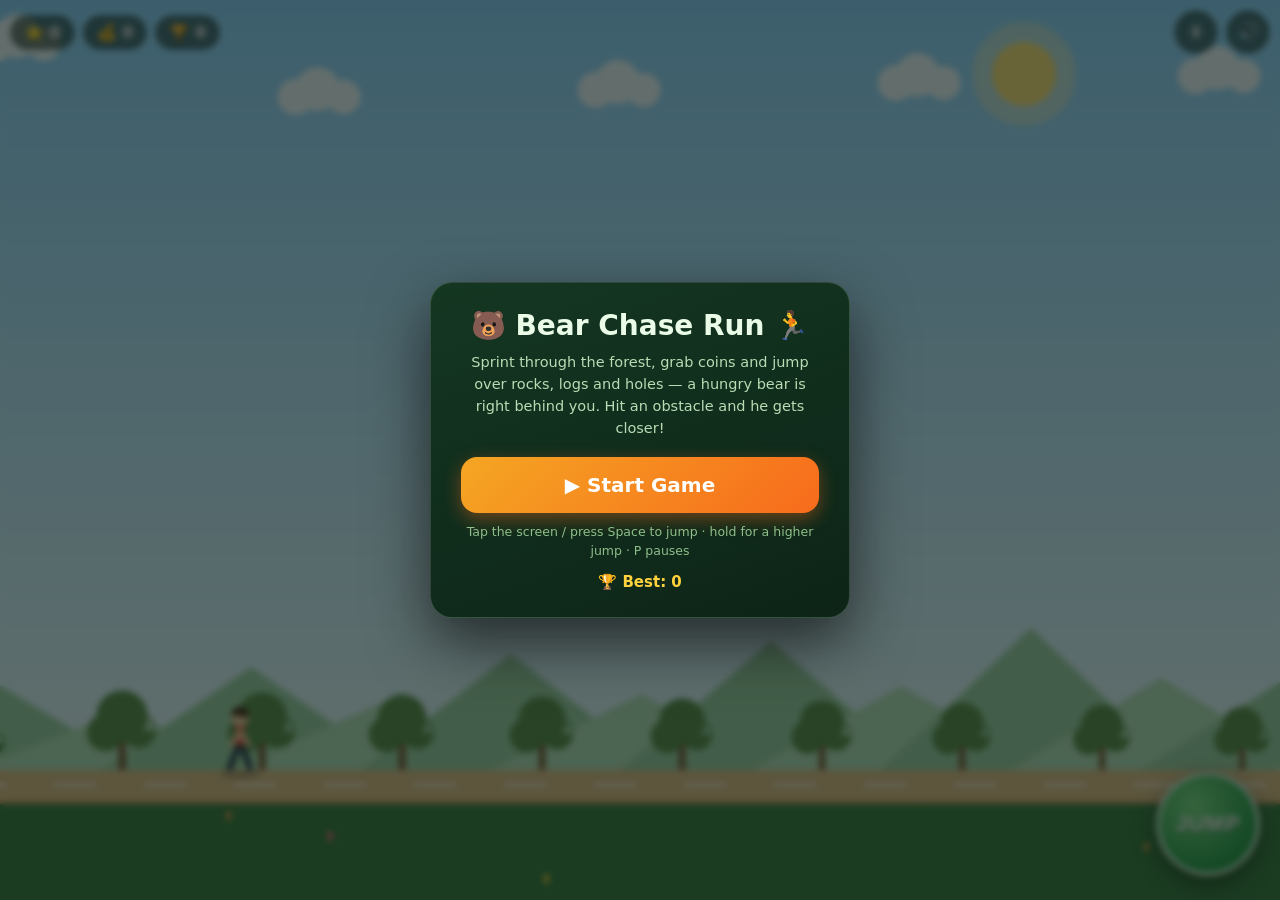
<file: assets/games/bear-chase-game.html>
<!DOCTYPE html>
<html lang="en">
<head>
<meta charset="UTF-8" />
<meta name="viewport" content="width=device-width, initial-scale=1.0, maximum-scale=1.0, user-scalable=no" />
<title>Bear Chase Run 🐻</title>
<style>
  * { box-sizing: border-box; margin: 0; padding: 0; -webkit-tap-highlight-color: transparent; }

  html, body { height: 100%; overflow: hidden; background: #0b1a10; }

  #wrap {
    position: relative;
    width: 100vw;
    height: 100vh;
    height: 100dvh;
    touch-action: none;
    user-select: none;
    -webkit-user-select: none;
    font-family: "Segoe UI", system-ui, -apple-system, sans-serif;
    overflow: hidden;
  }

  canvas { position: absolute; inset: 0; width: 100%; height: 100%; display: block; }

  /* ---------- HUD ---------- */
  #hud {
    position: absolute; top: 10px; left: 10px; right: 10px;
    display: flex; align-items: center; gap: 8px;
    z-index: 4; pointer-events: none;
  }
  .pill {
    background: rgba(10, 25, 15, 0.55);
    border: 1px solid rgba(255, 255, 255, 0.15);
    color: #fff; font-weight: 700; font-size: 16px;
    padding: 7px 13px; border-radius: 999px;
    font-variant-numeric: tabular-nums;
    text-shadow: 0 1px 2px rgba(0, 0, 0, 0.4);
  }
  .spacer { flex: 1; }
  .round-btn {
    pointer-events: auto;
    width: 44px; height: 44px; border-radius: 50%;
    border: 1px solid rgba(255, 255, 255, 0.25);
    background: rgba(10, 25, 15, 0.55);
    color: #fff; font-size: 18px; cursor: pointer;
  }
  .round-btn:active { transform: scale(0.92); }

  /* ---------- jump button ---------- */
  #jumpBtn {
    position: absolute; right: 20px; bottom: 24px;
    width: 104px; height: 104px; border-radius: 50%;
    border: 4px solid rgba(255, 255, 255, 0.7);
    background: radial-gradient(circle at 35% 30%, #7ddf88, #2e9e4f 70%);
    color: #fff; font-size: 22px; font-weight: 900; letter-spacing: 1px;
    text-shadow: 0 2px 3px rgba(0, 0, 0, 0.35);
    box-shadow: 0 8px 24px rgba(0, 0, 0, 0.45);
    z-index: 4; cursor: pointer;
  }
  #jumpBtn:active { transform: scale(0.93); }

  /* ---------- overlays ---------- */
  .overlay {
    position: absolute; inset: 0; z-index: 6;
    display: flex; align-items: center; justify-content: center;
    background: rgba(6, 18, 10, 0.6);
    backdrop-filter: blur(3px);
    padding: 16px;
  }
  .overlay.hidden { display: none; }
  .panel {
    background: linear-gradient(160deg, #143722, #0d2417);
    border: 1px solid rgba(255, 255, 255, 0.15);
    border-radius: 22px;
    padding: 26px 30px;
    max-width: 420px; width: 100%;
    text-align: center; color: #eafbe7;
    box-shadow: 0 24px 60px rgba(0, 0, 0, 0.6);
  }
  .panel h1 { font-size: 28px; margin-bottom: 10px; }
  .panel .sub { font-size: 14.5px; color: #b9dcb4; line-height: 1.5; margin-bottom: 18px; }
  .big-btn {
    display: block; width: 100%;
    border: 0; border-radius: 16px;
    padding: 16px; margin-bottom: 10px;
    font-family: inherit; font-size: 20px; font-weight: 800; color: #fff;
    background: linear-gradient(135deg, #f5a623, #f76b1c);
    box-shadow: 0 6px 18px rgba(247, 107, 28, 0.4);
    cursor: pointer;
  }
  .big-btn.green { background: linear-gradient(135deg, #57c964, #2e9e4f); box-shadow: 0 6px 18px rgba(46, 158, 79, 0.4); }
  .big-btn:active { transform: scale(0.97); }
  .tip { font-size: 12.5px; color: #8fbf8a; margin-top: 6px; line-height: 1.5; }
  .bestline { margin-top: 12px; font-size: 15px; font-weight: 700; color: #ffd23d; }

  #overOverlay .panel h1 { color: #ff5c5c; font-size: 34px; letter-spacing: 2px; }
  .stats { display: flex; justify-content: center; gap: 18px; margin: 14px 0 20px; }
  .stat { background: rgba(255, 255, 255, 0.07); border-radius: 14px; padding: 10px 16px; min-width: 84px; }
  .stat .num { font-size: 22px; font-weight: 800; color: #fff; font-variant-numeric: tabular-nums; }
  .stat .lbl { font-size: 12px; color: #9cc7a0; margin-top: 2px; }
  #newBest { display: none; color: #ffd23d; font-weight: 800; margin-bottom: 12px; font-size: 15px; }

  #flash {
    position: absolute; inset: 0; z-index: 5; pointer-events: none;
    background: radial-gradient(circle, rgba(255, 40, 40, 0.15), rgba(255, 0, 0, 0.55));
    opacity: 0;
  }
</style>
</head>
<body>
<div id="wrap">
  <canvas id="game"></canvas>
  <div id="flash"></div>

  <div id="hud">
    <div class="pill">⭐ <span id="score">0</span></div>
    <div class="pill">💰 <span id="coins">0</span></div>
    <div class="pill">🏆 <span id="best">0</span></div>
    <div class="spacer"></div>
    <button id="pauseBtn" class="round-btn" title="Pause (P)">⏸</button>
    <button id="muteBtn" class="round-btn" title="Sound on/off">🔊</button>
  </div>

  <button id="jumpBtn">JUMP</button>

  <div id="startOverlay" class="overlay">
    <div class="panel">
      <h1>🐻 Bear Chase Run 🏃</h1>
      <p class="sub">Sprint through the forest, grab coins and jump over rocks, logs and holes — a hungry bear is right behind you. Hit an obstacle and he gets closer!</p>
      <button id="startBtn" class="big-btn">▶ Start Game</button>
      <p class="tip">Tap the screen / press Space to jump · hold for a higher jump · P pauses</p>
      <p class="bestline">🏆 Best: <span id="startBest">0</span></p>
    </div>
  </div>

  <div id="pauseOverlay" class="overlay hidden">
    <div class="panel">
      <h1>⏸ Paused</h1>
      <button id="resumeBtn" class="big-btn green">▶ Resume</button>
      <button id="restartBtn" class="big-btn">↻ Restart</button>
    </div>
  </div>

  <div id="overOverlay" class="overlay hidden">
    <div class="panel">
      <h1>GAME OVER</h1>
      <p class="sub">The bear caught you! 🐻</p>
      <div id="newBest">🎉 New high score!</div>
      <div class="stats">
        <div class="stat"><div class="num" id="finalScore">0</div><div class="lbl">Score</div></div>
        <div class="stat"><div class="num" id="finalCoins">0</div><div class="lbl">Coins</div></div>
        <div class="stat"><div class="num" id="finalBest">0</div><div class="lbl">Best</div></div>
      </div>
      <button id="overRestartBtn" class="big-btn green">↻ Play Again</button>
    </div>
  </div>
</div>

<script>
(function () {
  "use strict";

  // ---------- canvas ----------
  var canvas = document.getElementById("game");
  var ctx = canvas.getContext("2d");
  var W = 0, H = 0, groundY = 0, PX = 120;

  function resize() {
    var dpr = Math.min(window.devicePixelRatio || 1, 2);
    W = canvas.clientWidth;
    H = canvas.clientHeight;
    canvas.width = Math.round(W * dpr);
    canvas.height = Math.round(H * dpr);
    ctx.setTransform(dpr, 0, 0, dpr, 0, 0);
    groundY = H - Math.max(80, Math.min(130, H * 0.2));
    PX = Math.max(90, Math.min(240, W * 0.26));
  }
  window.addEventListener("resize", function () { resize(); initDecor(); });
  resize();

  // ---------- elements ----------
  var wrap = document.getElementById("wrap");
  var flashEl = document.getElementById("flash");
  var scoreEl = document.getElementById("score");
  var coinsEl = document.getElementById("coins");
  var bestEl = document.getElementById("best");
  var startBestEl = document.getElementById("startBest");
  var startOverlay = document.getElementById("startOverlay");
  var pauseOverlay = document.getElementById("pauseOverlay");
  var overOverlay = document.getElementById("overOverlay");
  var pauseBtn = document.getElementById("pauseBtn");
  var muteBtn = document.getElementById("muteBtn");
  var finalScoreEl = document.getElementById("finalScore");
  var finalCoinsEl = document.getElementById("finalCoins");
  var finalBestEl = document.getElementById("finalBest");
  var newBestEl = document.getElementById("newBest");

  // ---------- tunables ----------
  var G = 2700, JUMP_V = -950, COYOTE = 0.09;
  var BEAR_MAX = 470, BEAR_CATCH = 8, STUMBLE_GAP = 70;

  // ---------- state ----------
  var mode = "menu"; // menu | playing | paused | over
  var t = 0, animT = 0, worldX = 0;
  var speed = 310;
  var score = 0, coinCount = 0, best = 0;
  var distToNext = 900, coinDist = 500;
  var stumbleT = 0, invulnT = 0, flashT = 0;
  var bearGap = 320;

  try { best = parseInt(localStorage.getItem("bearRunBest") || "0", 10) || 0; } catch (e) {}
  bestEl.textContent = best;
  startBestEl.textContent = best;

  var p = { y: 0, vy: 0, grounded: true, runPhase: 0, coyote: 0, bufferT: 0 };
  p.y = groundY;
  var jumpHeld = false;
  var obstacles = [], coinsArr = [], particles = [], decor = [];

  function rand(a, b) { return a + Math.random() * (b - a); }

  function newDecor(x) {
    var span = Math.max(14, H - groundY - 52);
    return {
      x: x,
      kind: Math.random() < 0.5 ? "flower" : "tuft",
      y: groundY + 40 + Math.random() * span,
      s: 0.7 + Math.random() * 0.7,
      hue: Math.floor(Math.random() * 4)
    };
  }
  function initDecor() {
    decor = [];
    for (var i = 0; i < 16; i++) decor.push(newDecor(rand(0, W)));
  }
  initDecor();

  // ---------- audio ----------
  var AC = null, muted = false;
  function audio() {
    if (!AC) {
      try { AC = new (window.AudioContext || window.webkitAudioContext)(); } catch (e) {}
    }
    if (AC && AC.state === "suspended") AC.resume();
  }
  function tone(f0, f1, dur, type, vol) {
    if (!AC || muted) return;
    try {
      var o = AC.createOscillator(), g = AC.createGain();
      o.type = type;
      o.frequency.setValueAtTime(f0, AC.currentTime);
      o.frequency.exponentialRampToValueAtTime(Math.max(30, f1), AC.currentTime + dur);
      g.gain.setValueAtTime(vol, AC.currentTime);
      g.gain.exponentialRampToValueAtTime(0.0001, AC.currentTime + dur);
      o.connect(g); g.connect(AC.destination);
      o.start(); o.stop(AC.currentTime + dur);
    } catch (e) {}
  }
  function sJump() { tone(300, 620, 0.16, "sine", 0.18); }
  function sCoin() {
    tone(950, 950, 0.07, "triangle", 0.15);
    setTimeout(function () { tone(1420, 1420, 0.12, "triangle", 0.15); }, 70);
  }
  function sHit() { tone(180, 55, 0.28, "sawtooth", 0.25); }
  function sOver() {
    tone(420, 320, 0.22, "square", 0.13);
    setTimeout(function () { tone(320, 220, 0.22, "square", 0.13); }, 200);
    setTimeout(function () { tone(220, 90, 0.5, "square", 0.15); }, 420);
  }

  // ---------- particles ----------
  function spawnDust(n) {
    for (var i = 0; i < n; i++) {
      particles.push({
        x: PX - 10 + rand(-6, 6), y: groundY - rand(0, 8),
        vx: rand(-70, -10), vy: rand(-45, -5),
        life: rand(0.3, 0.6), t: 0, size: rand(2, 4.5), color: "180,160,130"
      });
    }
  }
  function sparkle(x, y) {
    for (var i = 0; i < 8; i++) {
      var a = Math.random() * 6.283, sp = rand(40, 130);
      particles.push({
        x: x, y: y, vx: Math.cos(a) * sp, vy: Math.sin(a) * sp - 30,
        life: rand(0.35, 0.6), t: 0, size: rand(2, 4), color: "255,210,60"
      });
    }
  }
  function updateParticles(dt) {
    for (var i = 0; i < particles.length; i++) {
      var pt = particles[i];
      pt.t += dt; pt.x += pt.vx * dt; pt.y += pt.vy * dt; pt.vy += 160 * dt;
    }
    particles = particles.filter(function (pt) { return pt.t < pt.life; });
  }

  // ---------- spawning ----------
  function spawnObstacle() {
    var roll = Math.random();
    var type = "rock";
    if (score > 150 && roll < 0.26) type = "hole";
    else if (roll < 0.62) type = "log";
    var o = { type: type, x: W + 90, hit: false };
    if (type === "rock") { o.w = rand(36, 50); o.h = rand(30, 44); }
    else if (type === "log") { o.w = rand(64, 92); o.h = 24; }
    else { o.w = rand(56, 84); o.h = 14; }
    obstacles.push(o);
  }
  function spawnCoins() {
    var n = 3 + Math.floor(Math.random() * 3);
    var baseY = rand(55, 150);
    var arc = Math.random() < 0.5;
    for (var i = 0; i < n; i++) {
      var lift = arc ? Math.sin((i / (n - 1)) * Math.PI) * 46 : 0;
      coinsArr.push({ x: W + 90 + i * 38, y: baseY + lift, phase: Math.random() * 6.283, taken: false });
    }
  }

  // ---------- actions ----------
  function doJump() {
    if (mode !== "playing") return;
    if (p.grounded || p.coyote > 0) {
      p.vy = JUMP_V; p.grounded = false; p.coyote = 0; p.bufferT = 0;
      sJump(); spawnDust(4);
    } else {
      p.bufferT = 0.12;
    }
  }

  function hitObstacle(o) {
    o.hit = true;
    stumbleT = 0.65; invulnT = 1.5; flashT = 0.4;
    bearGap = Math.max(-20, bearGap - STUMBLE_GAP);
    sHit(); spawnDust(10);
  }

  function startGame() {
    audio();
    mode = "playing"; t = 0; speed = 310;
    score = 0; coinCount = 0;
    obstacles = []; coinsArr = []; particles = [];
    distToNext = 900; coinDist = 500; bearGap = 320;
    stumbleT = 0; invulnT = 0; flashT = 0;
    p.y = groundY; p.vy = 0; p.grounded = true; p.runPhase = 0; p.coyote = 0; p.bufferT = 0;
    startOverlay.classList.add("hidden");
    overOverlay.classList.add("hidden");
    pauseOverlay.classList.add("hidden");
    pauseBtn.textContent = "⏸";
  }

  function gameOver() {
    if (mode === "over") return;
    mode = "over";
    sOver();
    var fs = Math.floor(score);
    var isNew = fs > best;
    if (isNew) {
      best = fs;
      try { localStorage.setItem("bearRunBest", String(best)); } catch (e) {}
    }
    bestEl.textContent = best;
    startBestEl.textContent = best;
    finalScoreEl.textContent = fs;
    finalCoinsEl.textContent = coinCount;
    finalBestEl.textContent = best;
    newBestEl.style.display = isNew ? "block" : "none";
    setTimeout(function () {
      if (mode === "over") overOverlay.classList.remove("hidden");
    }, 700);
  }

  function togglePause(forcePause) {
    if (mode === "playing" && (forcePause === undefined || forcePause === true)) {
      mode = "paused";
      pauseOverlay.classList.remove("hidden");
      pauseBtn.textContent = "▶";
    } else if (mode === "paused" && !forcePause) {
      mode = "playing";
      pauseOverlay.classList.add("hidden");
      pauseBtn.textContent = "⏸";
    }
  }

  // ---------- update ----------
  function update(dt) {
    animT += dt;
    if (mode === "menu") {
      worldX += 60 * dt;
      p.runPhase += dt * 9;
      scrollDecor(dt, 60);
      updateParticles(dt);
      return;
    }
    if (mode === "paused") return;

    if (mode === "over") {
      bearGap = Math.max(-40, bearGap - 280 * dt); // bear lunges in
      p.runPhase += dt * 4;
      updateParticles(dt);
      return;
    }

    // ----- playing -----
    t += dt;
    speed = Math.min(660, 310 + t * 8);
    var eff = stumbleT > 0 ? speed * 0.75 : speed;
    worldX += eff * dt;
    score += eff * dt * 0.06;

    // player physics
    var g = (p.vy < 0 && jumpHeld) ? G * 0.58 : G;
    p.vy += g * dt;
    p.y += p.vy * dt;
    if (p.y >= groundY) {
      p.y = groundY;
      if (!p.grounded) {
        p.grounded = true;
        spawnDust(5);
        if (p.bufferT > 0) { doJump(); }
      }
      p.vy = 0;
      p.coyote = COYOTE;
    } else {
      p.grounded = false;
      p.coyote = Math.max(0, p.coyote - dt);
    }
    p.bufferT = Math.max(0, p.bufferT - dt);
    p.runPhase += dt * speed * 0.028;

    // timers
    if (stumbleT > 0) stumbleT -= dt;
    if (invulnT > 0) invulnT -= dt;
    if (flashT > 0) flashT -= dt;

    // scroll world
    scrollDecor(dt, eff);
    var i, o, c;
    for (i = 0; i < obstacles.length; i++) obstacles[i].x -= eff * dt;
    for (i = 0; i < coinsArr.length; i++) { coinsArr[i].x -= eff * dt; coinsArr[i].phase += dt * 6; }
    obstacles = obstacles.filter(function (ob) { return ob.x > -120; });
    coinsArr = coinsArr.filter(function (co) { return co.x > -60 && !co.taken; });

    // spawn
    distToNext -= eff * dt;
    if (distToNext <= 0) {
      spawnObstacle();
      distToNext = speed * rand(0.85, 1.35) + 180;
    }
    coinDist -= eff * dt;
    if (coinDist <= 0) {
      spawnCoins();
      coinDist = rand(650, 1200);
    }

    // player hit box
    var pr = { x: PX - 14, y: p.y - 54, w: 28, h: 54 };

    // obstacle collisions
    if (invulnT <= 0) {
      for (i = 0; i < obstacles.length; i++) {
        o = obstacles[i];
        if (o.hit) continue;
        if (o.type === "hole") {
          if (p.grounded && PX > o.x - o.w * 0.25 && PX < o.x + o.w * 0.25) { hitObstacle(o); break; }
        } else {
          var bx = o.x - o.w / 2 + 5, by = groundY - o.h + 4, bw = o.w - 10, bh = o.h - 4;
          if (pr.x < bx + bw && pr.x + pr.w > bx && pr.y < by + bh && pr.y + pr.h > by) { hitObstacle(o); break; }
        }
      }
    }

    // coin collisions
    for (i = 0; i < coinsArr.length; i++) {
      c = coinsArr[i];
      if (c.taken) continue;
      var cy = groundY - c.y;
      var nx = Math.max(pr.x, Math.min(c.x, pr.x + pr.w));
      var ny = Math.max(pr.y, Math.min(cy, pr.y + pr.h));
      var dx = nx - c.x, dy = ny - cy;
      if (dx * dx + dy * dy < 15 * 15) {
        c.taken = true; coinCount++; score += 25;
        sCoin(); sparkle(c.x, cy);
      }
    }

    // bear
    bearGap = Math.min(BEAR_MAX, bearGap + speed * 0.035 * dt);
    if (bearGap <= BEAR_CATCH) { gameOver(); return; }

    updateParticles(dt);
  }

  function scrollDecor(dt, sp) {
    for (var i = 0; i < decor.length; i++) {
      var d = decor[i];
      d.x -= sp * dt;
      if (d.x < -30) { d.x += W + 70; decor[i] = newDecor(d.x); }
    }
  }

  // ---------- drawing ----------
  function roundRect(x, y, w, h, r) {
    ctx.beginPath();
    ctx.moveTo(x + r, y);
    ctx.arcTo(x + w, y, x + w, y + h, r);
    ctx.arcTo(x + w, y + h, x, y + h, r);
    ctx.arcTo(x, y + h, x, y, r);
    ctx.arcTo(x, y, x + w, y, r);
    ctx.closePath();
  }

  function drawMountain(x, h, color) {
    ctx.fillStyle = color;
    ctx.beginPath();
    ctx.moveTo(x - 150, groundY);
    ctx.lineTo(x, groundY - h);
    ctx.lineTo(x + 150, groundY);
    ctx.closePath();
    ctx.fill();
  }

  function drawFarTree(x, s) {
    var y = groundY;
    ctx.fillStyle = "#7c5a3a";
    ctx.fillRect(x - 3 * s, y - 26 * s, 6 * s, 26 * s);
    ctx.fillStyle = "#5d8f4e";
    ctx.beginPath();
    ctx.arc(x, y - 46 * s, 22 * s, 0, 6.283);
    ctx.arc(x - 14 * s, y - 32 * s, 16 * s, 0, 6.283);
    ctx.arc(x + 14 * s, y - 34 * s, 15 * s, 0, 6.283);
    ctx.fill();
  }

  function render() {
    // sky
    var sky = ctx.createLinearGradient(0, 0, 0, groundY);
    sky.addColorStop(0, "#8fd3ff");
    sky.addColorStop(1, "#eafbff");
    ctx.fillStyle = sky;
    ctx.fillRect(0, 0, W, groundY + 2);

    // sun
    ctx.fillStyle = "rgba(255,240,180,0.4)";
    ctx.beginPath(); ctx.arc(W * 0.8, 74, 52, 0, 6.283); ctx.fill();
    ctx.fillStyle = "#ffe07a";
    ctx.beginPath(); ctx.arc(W * 0.8, 74, 32, 0, 6.283); ctx.fill();

    // clouds
    var coff = (worldX * 0.12) % 300;
    ctx.fillStyle = "rgba(255,255,255,0.85)";
    for (var ci = -1; ci < W / 300 + 1; ci++) {
      var cx = ci * 300 - coff, cy = 44 + ((ci * 53) % 60);
      ctx.beginPath();
      ctx.arc(cx, cy, 18, 0, 6.283);
      ctx.arc(cx + 22, cy - 8, 22, 0, 6.283);
      ctx.arc(cx + 48, cy, 17, 0, 6.283);
      ctx.fill();
    }

    // mountains
    var moff = (worldX * 0.25) % 260;
    for (var mi = -1; mi < W / 260 + 2; mi++) {
      var mx = mi * 260 - moff;
      var mh = 90 + ((mi * 73) % 60 + 60) % 60;
      drawMountain(mx, mh, "#9fd0a8");
      drawMountain(mx + 130, mh * 0.65, "#b7e0bd");
    }

    // far trees
    var toff = (worldX * 0.5) % 140;
    for (var ti = -1; ti < W / 140 + 2; ti++) {
      var tx = ti * 140 - toff;
      drawFarTree(tx, 0.8 + (((ti * 37) % 40) + 40) % 40 / 100);
    }

    // ground + road
    ctx.fillStyle = "#4c9a55";
    ctx.fillRect(0, groundY, W, H - groundY);
    ctx.fillStyle = "#3d7d45";
    ctx.fillRect(0, groundY + 34, W, H - groundY - 34);
    ctx.fillStyle = "#e0bd8a";
    ctx.fillRect(0, groundY, W, 30);
    ctx.fillStyle = "#c9a06b";
    ctx.fillRect(0, groundY + 30, W, 4);
    ctx.fillStyle = "rgba(255,255,255,0.5)";
    var doff = worldX % 90;
    for (var dx2 = -doff; dx2 < W; dx2 += 90) ctx.fillRect(dx2, groundY + 13, 42, 4);

    // decor
    for (var di = 0; di < decor.length; di++) {
      var d = decor[di];
      if (d.kind === "flower") {
        ctx.fillStyle = ["#ff6b81", "#ffd23d", "#b39dff", "#ff9f43"][d.hue];
        ctx.fillRect(d.x - 1, d.y, 2, 7 * d.s);
        ctx.beginPath(); ctx.arc(d.x, d.y, 3 * d.s, 0, 6.283); ctx.fill();
      } else {
        ctx.strokeStyle = "#3e7d44"; ctx.lineWidth = 2;
        ctx.beginPath();
        ctx.moveTo(d.x, d.y + 6); ctx.lineTo(d.x - 3 * d.s, d.y - 4 * d.s);
        ctx.moveTo(d.x, d.y + 6); ctx.lineTo(d.x + 1, d.y - 6 * d.s);
        ctx.moveTo(d.x, d.y + 6); ctx.lineTo(d.x + 4 * d.s, d.y - 3 * d.s);
        ctx.stroke();
      }
    }

    // obstacles
    for (var oi = 0; oi < obstacles.length; oi++) {
      var o = obstacles[oi];
      if (o.type === "rock") {
        ctx.fillStyle = "#7d838d";
        ctx.beginPath();
        ctx.moveTo(o.x - o.w / 2, groundY);
        ctx.lineTo(o.x - o.w / 2 + o.w * 0.18, groundY - o.h * 0.85);
        ctx.lineTo(o.x + o.w * 0.1, groundY - o.h);
        ctx.lineTo(o.x + o.w / 2, groundY - o.h * 0.55);
        ctx.lineTo(o.x + o.w / 2 - 4, groundY);
        ctx.closePath(); ctx.fill();
        ctx.fillStyle = "rgba(255,255,255,0.25)";
        ctx.beginPath();
        ctx.moveTo(o.x - o.w / 2 + o.w * 0.18, groundY - o.h * 0.85);
        ctx.lineTo(o.x + o.w * 0.1, groundY - o.h);
        ctx.lineTo(o.x + o.w * 0.16, groundY - o.h * 0.45);
        ctx.closePath(); ctx.fill();
      } else if (o.type === "log") {
        ctx.fillStyle = "#8a5a2b";
        roundRect(o.x - o.w / 2, groundY - o.h, o.w, o.h, 9); ctx.fill();
        ctx.strokeStyle = "#6b421d"; ctx.lineWidth = 2;
        ctx.beginPath();
        ctx.ellipse(o.x + o.w / 2 - 7, groundY - o.h / 2, 5, o.h / 2 - 4, 0, 0, 6.283);
        ctx.stroke();
      } else { // hole
        ctx.fillStyle = "#3a2a16";
        ctx.beginPath(); ctx.ellipse(o.x, groundY + 15, o.w / 2, 13, 0, 0, 6.283); ctx.fill();
        ctx.strokeStyle = "rgba(0,0,0,0.3)"; ctx.lineWidth = 3; ctx.stroke();
      }
    }

    // coins
    for (var ki = 0; ki < coinsArr.length; ki++) {
      var c = coinsArr[ki];
      var ky = groundY - c.y + Math.sin(c.phase * 0.7) * 3;
      var sx = Math.max(0.15, Math.abs(Math.cos(c.phase)));
      ctx.save();
      ctx.translate(c.x, ky);
      ctx.scale(sx, 1);
      ctx.fillStyle = "#ffd23d";
      ctx.beginPath(); ctx.arc(0, 0, 13, 0, 6.283); ctx.fill();
      ctx.strokeStyle = "#d9a106"; ctx.lineWidth = 3; ctx.stroke();
      ctx.fillStyle = "#ffec9e";
      ctx.beginPath(); ctx.arc(0, 0, 6, 0, 6.283); ctx.fill();
      ctx.restore();
    }

    // bear shadow + bear
    var bx = PX - bearGap;
    if (bx > -90) {
      var bob = Math.sin(animT * 9) * 3;
      var ph = animT * 11;
      ctx.fillStyle = "rgba(0,0,0,0.2)";
      ctx.beginPath(); ctx.ellipse(bx + 8, groundY + 5, 30, 6, 0, 0, 6.283); ctx.fill();
      ctx.strokeStyle = "#5d3a1a"; ctx.lineWidth = 9; ctx.lineCap = "round";
      ctx.beginPath();
      ctx.moveTo(bx, groundY - 26); ctx.lineTo(bx + Math.sin(ph) * 14, groundY - 2);
      ctx.moveTo(bx + 16, groundY - 26); ctx.lineTo(bx + 16 + Math.sin(ph + Math.PI) * 14, groundY - 2);
      ctx.stroke();
      ctx.fillStyle = "#7a4a21";
      ctx.beginPath(); ctx.ellipse(bx + 8, groundY - 44 + bob, 30, 26, 0, 0, 6.283); ctx.fill();
      ctx.beginPath(); ctx.arc(bx + 26, groundY - 66 + bob, 17, 0, 6.283); ctx.fill();
      ctx.beginPath();
      ctx.arc(bx + 18, groundY - 80 + bob, 6, 0, 6.283);
      ctx.arc(bx + 34, groundY - 80 + bob, 6, 0, 6.283);
      ctx.fill();
      ctx.fillStyle = "#a9713d";
      ctx.beginPath(); ctx.ellipse(bx + 36, groundY - 62 + bob, 9, 7, 0, 0, 6.283); ctx.fill();
      ctx.fillStyle = "#2b1a0c";
      ctx.beginPath(); ctx.arc(bx + 41, groundY - 64 + bob, 3, 0, 6.283); ctx.fill();
      ctx.fillStyle = "#fff";
      ctx.beginPath(); ctx.arc(bx + 30, groundY - 71 + bob, 4, 0, 6.283); ctx.fill();
      ctx.fillStyle = "#111";
      ctx.beginPath(); ctx.arc(bx + 31.5, groundY - 71 + bob, 2, 0, 6.283); ctx.fill();
      ctx.strokeStyle = "#3c2410"; ctx.lineWidth = 2.5;
      ctx.beginPath(); ctx.moveTo(bx + 25, groundY - 77 + bob); ctx.lineTo(bx + 34, groundY - 74 + bob); ctx.stroke();
      ctx.strokeStyle = "#5d3a1a"; ctx.lineWidth = 8;
      ctx.beginPath();
      ctx.moveTo(bx + 6, groundY - 52 + bob); ctx.lineTo(bx - 6 + Math.sin(ph + Math.PI) * 10, groundY - 38 + bob);
      ctx.stroke();
    }

    // player shadow + player
    var shScale = Math.max(0.35, 1 - (groundY - p.y) / 220);
    ctx.fillStyle = "rgba(0,0,0,0.18)";
    ctx.beginPath(); ctx.ellipse(PX, groundY + 4, 20 * shScale, 5 * shScale, 0, 0, 6.283); ctx.fill();

    var blink = invulnT > 0 && Math.floor(invulnT * 12) % 2 === 0;
    ctx.save();
    ctx.globalAlpha = blink ? 0.3 : 1;
    {
      var run = p.runPhase;
      var air = !p.grounded;
      var bob2 = air ? 0 : Math.abs(Math.sin(run)) * 3;
      var hipY = p.y - 26 - bob2, headY = p.y - 50 - bob2;
      ctx.save();
      if (mode === "over") {
        ctx.translate(PX, p.y); ctx.rotate(-1.2); ctx.translate(-PX, -p.y);
      }
      // legs
      ctx.strokeStyle = "#2c3e50"; ctx.lineWidth = 6; ctx.lineCap = "round";
      ctx.beginPath();
      if (air) {
        ctx.moveTo(PX, hipY); ctx.lineTo(PX + 12, hipY + 15);
        ctx.moveTo(PX, hipY); ctx.lineTo(PX - 9, p.y - 2);
      } else {
        ctx.moveTo(PX, hipY); ctx.lineTo(PX + Math.sin(run) * 13, p.y - Math.abs(Math.cos(run)) * 4);
        ctx.moveTo(PX, hipY); ctx.lineTo(PX + Math.sin(run + Math.PI) * 13, p.y - Math.abs(Math.cos(run + Math.PI)) * 4);
      }
      ctx.stroke();
      // body
      ctx.strokeStyle = "#e74c3c"; ctx.lineWidth = 9;
      ctx.beginPath(); ctx.moveTo(PX, hipY); ctx.lineTo(PX, headY + 8); ctx.stroke();
      // arms
      ctx.strokeStyle = "#f2c9a0"; ctx.lineWidth = 5;
      ctx.beginPath();
      if (air) {
        ctx.moveTo(PX, headY + 14); ctx.lineTo(PX + 10, headY);
        ctx.moveTo(PX, headY + 14); ctx.lineTo(PX - 10, headY + 22);
      } else {
        ctx.moveTo(PX, headY + 14); ctx.lineTo(PX + Math.sin(run + Math.PI) * 11, headY + 27);
        ctx.moveTo(PX, headY + 14); ctx.lineTo(PX + Math.sin(run) * 11, headY + 27);
      }
      ctx.stroke();
      // head
      ctx.fillStyle = "#f2c9a0";
      ctx.beginPath(); ctx.arc(PX, headY, 9, 0, 6.283); ctx.fill();
      ctx.fillStyle = "#4a2f1a";
      ctx.beginPath(); ctx.arc(PX, headY - 2, 9, Math.PI, 0); ctx.fill();
      ctx.fillStyle = "#222";
      ctx.beginPath(); ctx.arc(PX + 4, headY - 1, 1.6, 0, 6.283); ctx.fill();
      ctx.restore();
    }
    ctx.restore();

    // particles
    for (var pi = 0; pi < particles.length; pi++) {
      var pt = particles[pi];
      ctx.fillStyle = "rgba(" + pt.color + "," + (1 - pt.t / pt.life).toFixed(3) + ")";
      ctx.beginPath(); ctx.arc(pt.x, pt.y, pt.size, 0, 6.283); ctx.fill();
    }

    // danger vignette when bear is close
    if (mode === "playing" && bearGap < 230) {
      var a = (1 - bearGap / 230) * 0.35;
      var vg = ctx.createRadialGradient(W / 2, H / 2, H * 0.4, W / 2, H / 2, H * 0.9);
      vg.addColorStop(0, "rgba(200,0,0,0)");
      vg.addColorStop(1, "rgba(200,0,0," + a.toFixed(3) + ")");
      ctx.fillStyle = vg;
      ctx.fillRect(0, 0, W, H);
    }

    // HUD + flash
    scoreEl.textContent = Math.floor(score);
    coinsEl.textContent = coinCount;
    flashEl.style.opacity = Math.max(0, flashT / 0.4) * 0.55;
  }

  // ---------- main loop ----------
  var last = performance.now();
  function frame(now) {
    var dt = Math.min(0.05, (now - last) / 1000);
    last = now;
    update(dt);
    render();
    requestAnimationFrame(frame);
  }
  requestAnimationFrame(frame);

  // ---------- input ----------
  wrap.addEventListener("pointerdown", function (e) {
    if (e.target.closest("button")) return;
    audio();
    jumpHeld = true;
    if (mode === "menu") { startGame(); return; }
    if (mode === "over" && !overOverlay.classList.contains("hidden")) { startGame(); return; }
    doJump();
  });
  window.addEventListener("pointerup", function () { jumpHeld = false; });
  window.addEventListener("pointercancel", function () { jumpHeld = false; });
  wrap.addEventListener("contextmenu", function (e) { e.preventDefault(); });

  window.addEventListener("keydown", function (e) {
    if (e.repeat) return;
    if (e.code === "Space" || e.code === "ArrowUp" || e.code === "KeyW") {
      e.preventDefault();
      audio();
      jumpHeld = true;
      if (mode === "menu") startGame();
      else if (mode === "over" && !overOverlay.classList.contains("hidden")) startGame();
      else doJump();
    } else if (e.code === "KeyP" || e.code === "Escape") {
      togglePause();
    }
  });
  window.addEventListener("keyup", function (e) {
    if (e.code === "Space" || e.code === "ArrowUp" || e.code === "KeyW") jumpHeld = false;
  });

  document.getElementById("jumpBtn").addEventListener("pointerdown", function (e) {
    e.preventDefault();
    audio();
    jumpHeld = true;
    doJump();
  });

  document.getElementById("startBtn").addEventListener("click", startGame);
  document.getElementById("restartBtn").addEventListener("click", startGame);
  document.getElementById("overRestartBtn").addEventListener("click", startGame);
  document.getElementById("resumeBtn").addEventListener("click", function () { togglePause(); });
  pauseBtn.addEventListener("click", function () { togglePause(); });
  muteBtn.addEventListener("click", function () {
    muted = !muted;
    muteBtn.textContent = muted ? "🔇" : "🔊";
  });

  document.addEventListener("visibilitychange", function () {
    if (document.hidden && mode === "playing") togglePause(true);
  });

  // debug/testing handle (harmless in normal play)
  window.__bear = {
    mode: function () { return mode; },
    score: function () { return Math.floor(score); },
    coins: function () { return coinCount; },
    gap: function () { return Math.round(bearGap); },
    obst: function () { return obstacles.length; },
    jumping: function () { return !p.grounded; },
    jump: function () { doJump(); },
    start: function () { startGame(); },
    pause: function () { togglePause(); },
    setGap: function (v) { bearGap = v; }
  };
})();
</script>
</body>
</html>
</file>
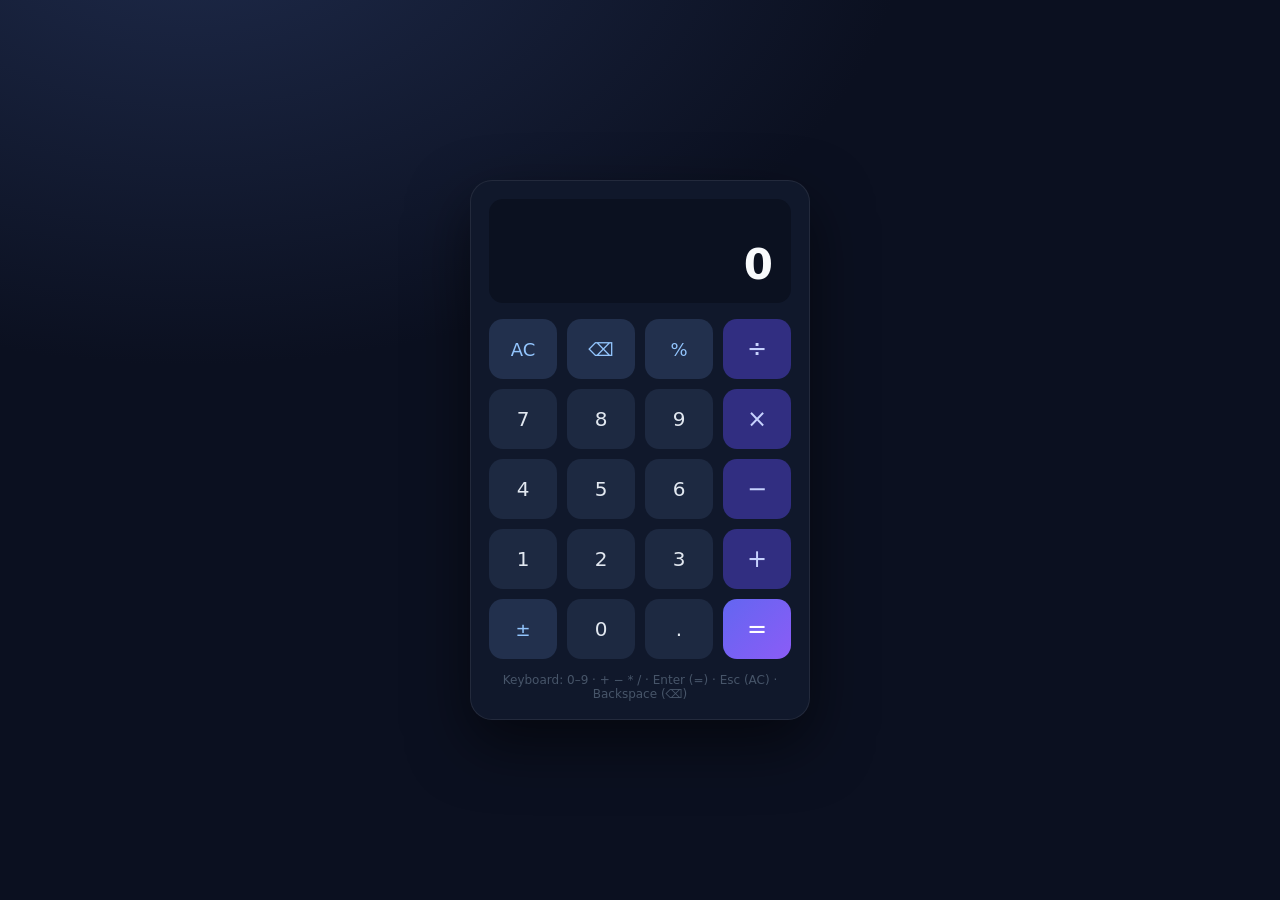
<file: assets/games/calculator.html>
<!DOCTYPE html>
<html lang="en">
<head>
<meta charset="UTF-8" />
<meta name="viewport" content="width=device-width, initial-scale=1.0" />
<title>Calculator</title>
<style>
  * { box-sizing: border-box; margin: 0; padding: 0; -webkit-tap-highlight-color: transparent; }

  body {
    min-height: 100vh;
    display: flex;
    align-items: center;
    justify-content: center;
    padding: 20px;
    font-family: "Segoe UI", system-ui, -apple-system, sans-serif;
    background: radial-gradient(1100px 700px at 15% -10%, #1e2a4a, #0b1020 65%);
    color: #e2e8f0;
  }

  .calculator {
    width: min(340px, 94vw);
    background: #10182b;
    border: 1px solid rgba(255, 255, 255, 0.08);
    border-radius: 22px;
    padding: 18px;
    box-shadow: 0 24px 60px rgba(0, 0, 0, 0.55);
  }

  .display {
    display: flex;
    flex-direction: column;
    justify-content: flex-end;
    min-height: 104px;
    padding: 14px 18px;
    margin-bottom: 16px;
    text-align: right;
    background: #0b1120;
    border-radius: 14px;
    overflow: hidden;
  }

  .history {
    min-height: 22px;
    font-size: 15px;
    color: #64748b;
    font-variant-numeric: tabular-nums;
    white-space: nowrap;
  }

  .current {
    font-size: 42px;
    font-weight: 600;
    line-height: 1.15;
    color: #f8fafc;
    font-variant-numeric: tabular-nums;
    word-break: break-all;
  }

  .current.small { font-size: 26px; }

  .buttons {
    display: grid;
    grid-template-columns: repeat(4, 1fr);
    gap: 10px;
  }

  button {
    border: 0;
    border-radius: 14px;
    padding: 16px 0;
    font-family: inherit;
    font-size: 20px;
    color: #e2e8f0;
    background: #1d2941;
    cursor: pointer;
    user-select: none;
    transition: background 0.15s, transform 0.05s, filter 0.15s;
  }

  button:hover { background: #26344f; }
  button:active, button.kb { background: #33456a; transform: scale(0.96); }
  button:focus-visible { outline: 2px solid #818cf8; outline-offset: 2px; }

  .fn { background: #22304d; color: #93c5fd; font-size: 18px; }
  .fn:hover { background: #2b3c60; }

  .op { background: #312e81; color: #c7d2fe; font-size: 24px; }
  .op:hover { background: #3b38a3; }

  .equals { background: linear-gradient(135deg, #6366f1, #8b5cf6); color: #fff; font-size: 24px; }
  .equals:hover { background: linear-gradient(135deg, #6366f1, #8b5cf6); filter: brightness(1.12); }

  .hint {
    margin-top: 14px;
    text-align: center;
    font-size: 12px;
    color: #475569;
  }

  @media (max-width: 360px) {
    .current { font-size: 34px; }
    button { padding: 14px 0; font-size: 18px; }
  }
</style>
</head>
<body>
  <main class="calculator">
    <div class="display" aria-live="polite">
      <div class="history" id="history"></div>
      <div class="current" id="current">0</div>
    </div>

    <div class="buttons">
      <button class="fn" data-action="clear">AC</button>
      <button class="fn" data-action="back">⌫</button>
      <button class="fn" data-action="percent">%</button>
      <button class="op" data-op="÷">÷</button>

      <button data-digit="7">7</button>
      <button data-digit="8">8</button>
      <button data-digit="9">9</button>
      <button class="op" data-op="×">×</button>

      <button data-digit="4">4</button>
      <button data-digit="5">5</button>
      <button data-digit="6">6</button>
      <button class="op" data-op="−">−</button>

      <button data-digit="1">1</button>
      <button data-digit="2">2</button>
      <button data-digit="3">3</button>
      <button class="op" data-op="+">+</button>

      <button class="fn" data-action="negate">±</button>
      <button data-digit="0">0</button>
      <button data-digit=".">.</button>
      <button class="equals" data-action="equals">=</button>
    </div>

    <p class="hint">Keyboard: 0–9 · + − * / · Enter (=) · Esc (AC) · Backspace (⌫)</p>
  </main>

<script>
(function () {
  "use strict";

  var currentEl = document.getElementById("current");
  var historyEl = document.getElementById("history");

  var current = "0";   // text on the main line
  var stored = null;   // first operand (number)
  var operator = null; // "+", "−", "×", "÷"
  var fresh = true;    // next digit starts a new number
  var historyText = "";

  function format(n) {
    if (!isFinite(n)) return "Error";
    var r = parseFloat(n.toPrecision(12));
    if (r !== 0 && (Math.abs(r) >= 1e12 || Math.abs(r) < 1e-9)) {
      return r.toExponential(5).replace(/(\.\d*?)0+e/, "$1e").replace(/\.e/, "e");
    }
    return String(r);
  }

  function updateDisplay() {
    currentEl.textContent = current;
    currentEl.classList.toggle("small", current.length > 12);
    historyEl.textContent = historyText;
  }

  function compute(a, b, op) {
    switch (op) {
      case "+": return a + b;
      case "−": return a - b;
      case "×": return a * b;
      case "÷": return a / b;
    }
  }

  function inputDigit(d) {
    if (current === "Error") clearAll();
    if (fresh) {
      current = d === "." ? "0." : d;
      fresh = false;
    } else if (d === ".") {
      if (current.indexOf(".") !== -1) return;
      current += ".";
    } else {
      if (current.replace(/[-.]/g, "").length >= 15) return;
      current = current === "0" ? d : current + d;
    }
    updateDisplay();
  }

  function applyOperator(op) {
    if (current === "Error") return;
    var value = parseFloat(current);
    if (operator !== null && !fresh) {
      var result = compute(stored, value, operator);
      if (!isFinite(result)) return showError();
      stored = result;
      current = format(result);
    } else {
      stored = value;
    }
    operator = op;
    fresh = true;
    historyText = format(stored) + " " + op;
    updateDisplay();
  }

  function equals() {
    if (operator === null || current === "Error") return;
    var value = parseFloat(current);
    var result = compute(stored, value, operator);
    historyText = format(stored) + " " + operator + " " + format(value) + " =";
    if (!isFinite(result)) return showError();
    current = format(result);
    stored = null;
    operator = null;
    fresh = true;
    updateDisplay();
  }

  function backspace() {
    if (current === "Error") return clearAll();
    if (fresh) {
      current = "0";
    } else {
      current = current.length > 1 ? current.slice(0, -1) : "0";
      if (current === "-") current = "0";
    }
    updateDisplay();
  }

  function percent() {
    if (current === "Error") return;
    current = format(parseFloat(current) / 100);
    fresh = true;
    updateDisplay();
  }

  function negate() {
    if (current === "Error" || current === "0") return;
    current = current.charAt(0) === "-" ? current.slice(1) : "-" + current;
    updateDisplay();
  }

  function clearAll() {
    current = "0";
    stored = null;
    operator = null;
    fresh = true;
    historyText = "";
    updateDisplay();
  }

  function showError() {
    current = "Error";
    stored = null;
    operator = null;
    fresh = true;
    historyText = "";
    updateDisplay();
  }

  document.querySelector(".buttons").addEventListener("click", function (e) {
    var btn = e.target.closest("button");
    if (!btn) return;
    if (btn.dataset.digit) return inputDigit(btn.dataset.digit);
    if (btn.dataset.op) return applyOperator(btn.dataset.op);
    switch (btn.dataset.action) {
      case "clear": return clearAll();
      case "back": return backspace();
      case "percent": return percent();
      case "negate": return negate();
      case "equals": return equals();
    }
  });

  function pressFromKeyboard(selector) {
    var btn = document.querySelector(selector);
    if (!btn) return;
    btn.classList.add("kb");
    setTimeout(function () { btn.classList.remove("kb"); }, 120);
    btn.click();
  }

  window.addEventListener("keydown", function (e) {
    var k = e.key;
    var selector = null;
    if (/^[0-9]$/.test(k) || k === ".") selector = '[data-digit="' + k + '"]';
    else if (k === "+") selector = '[data-op="+"]';
    else if (k === "-") selector = '[data-op="−"]';
    else if (k === "*" || k === "x" || k === "X") selector = '[data-op="×"]';
    else if (k === "/") selector = '[data-op="÷"]';
    else if (k === "Enter" || k === "=") selector = '[data-action="equals"]';
    else if (k === "Backspace") selector = '[data-action="back"]';
    else if (k === "Escape" || k === "c" || k === "C") selector = '[data-action="clear"]';
    else if (k === "%") selector = '[data-action="percent"]';
    else if (k === "F9" || k === "n" || k === "N") selector = '[data-action="negate"]';
    if (selector) {
      e.preventDefault();
      pressFromKeyboard(selector);
    }
  });

  updateDisplay();
})();
</script>
</body>
</html>
</file>
